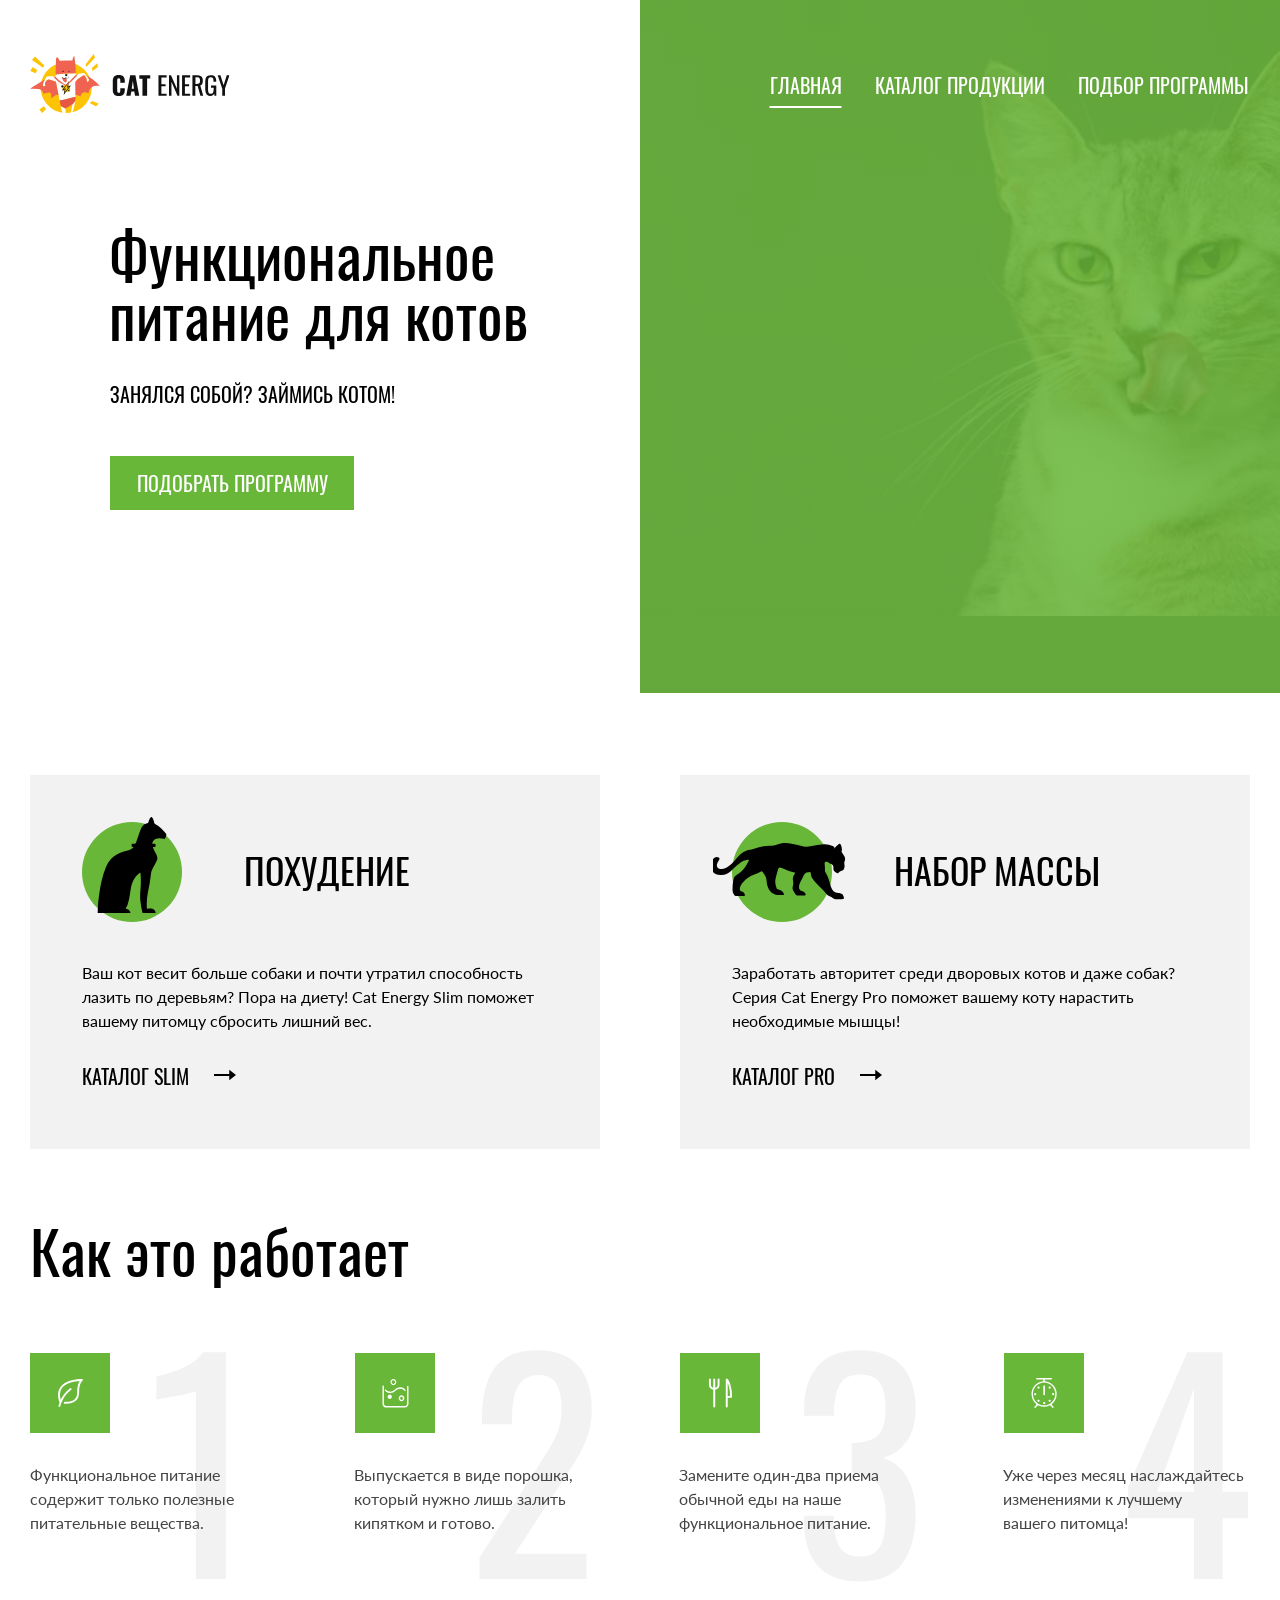
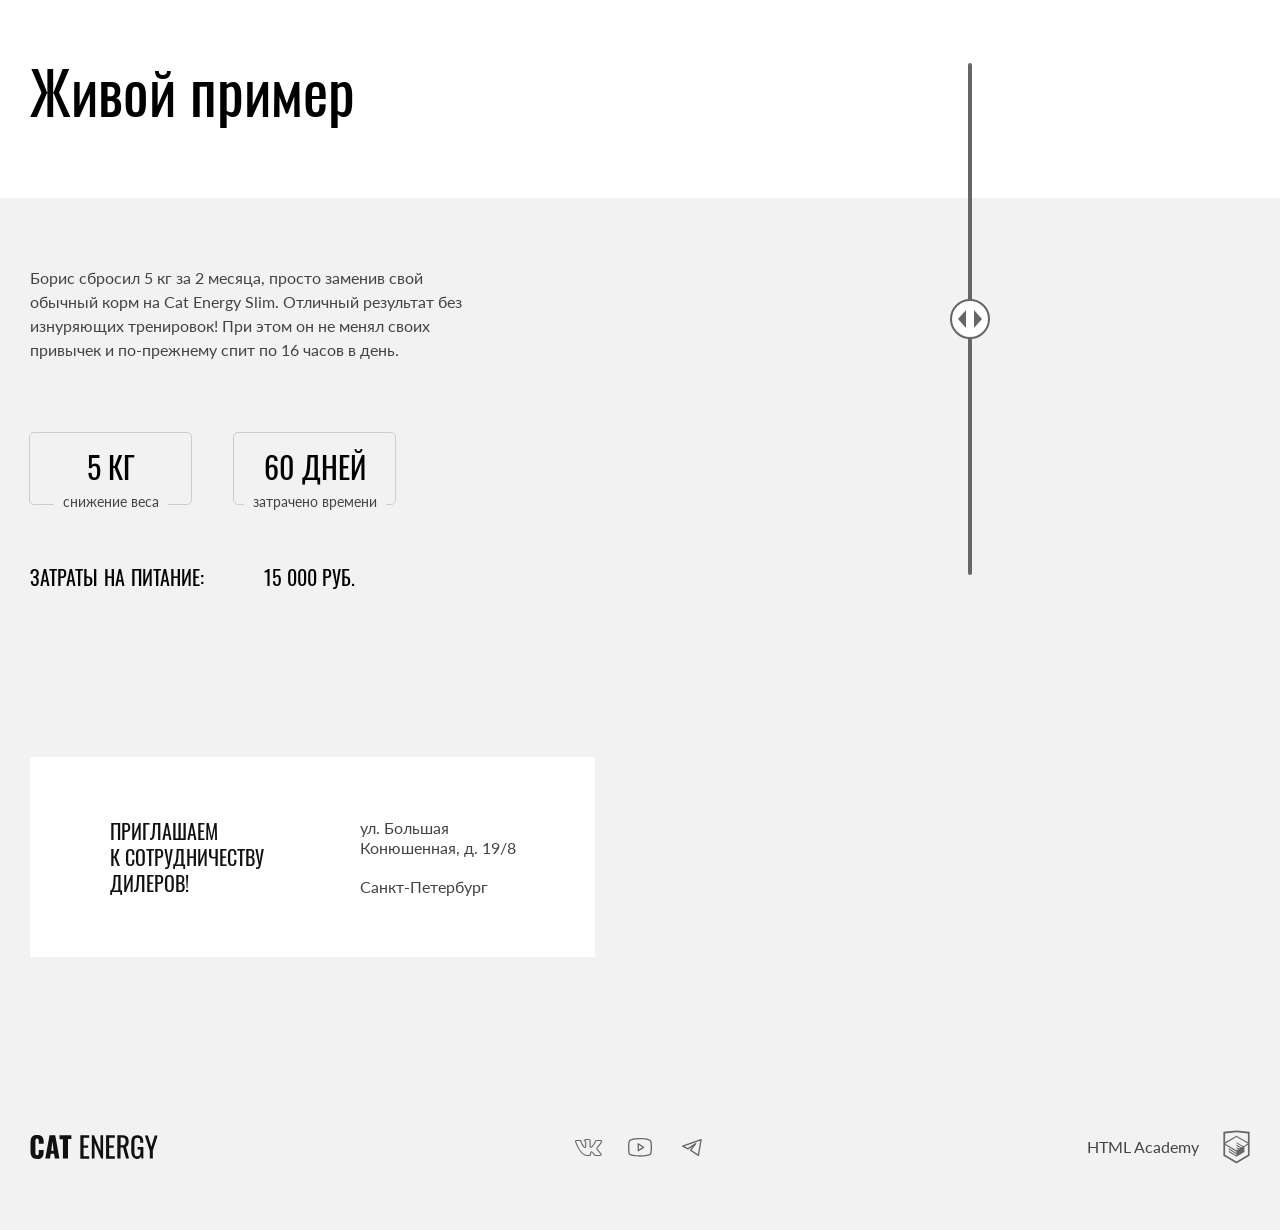
<file: index.html>
<!DOCTYPE html><html class="page" lang="ru"><head><meta charset="UTF-8"><title>CAT ENERGY</title><meta name="viewport" content="width=device-width,initial-scale=1"><link rel="preload" href="fonts/lato/Lato-Regular.woff2" as="font" crossorigin="anonymous"><link rel="preload" href="fonts/oswald/oswaldregular.woff2" as="font" crossorigin="anonymous"><link rel="icon" href="favicon.ico"><link rel="icon" href="favicons/icon.svg" type="image/svg+xml"><link rel="apple-touch-icon" href="favicons/180.png"><link rel="manifest" href="manifest.webmanifest"><link rel="stylesheet" href="styles/styles.css"><script src="scripts/index.js" defer="defer"></script></head><body class="page__body"><header class="main-header main-header--home main-header--nojs"><div class="main-header__container main-header__container--home"><a class="main-header__logo" href="index.html"><picture><source srcset="images/logo/logo-desktop.svg" width="70" height="59" media="(min-width: 1280px)" type="image/svg+xml"><source srcset="images/logo/logo-tablet.svg" width="60" height="50" media="(min-width: 768px)" type="image/svg+xml"><img class="main-header__logo-image" src="images/logo/logo-mobile.svg" width="33" height="38" alt="Воинствующий кот в маске и плаще, маскот компании 'Cat energy'"></picture><img class="main-header__logo-text" src="images/logo/logo-text.svg" width="101" height="18" alt="Текстовый логотип 'Cat energy'"></a><nav class="main-nav main-nav--home main-nav--nojs"><button class="main-nav__toggle main-nav__toggle--closed" type="button"><span class="visually-hidden">Открыть/закрыть меню</span></button><ul class="main-nav__list main-nav__list--closed"><li class="main-nav__item"><a class="main-nav__link main-nav__link--current main-nav__link--current-home" href="index.html">Главная</a></li><li class="main-nav__item"><a class="main-nav__link" href="catalog.html">Каталог продукции</a></li><li class="main-nav__item"><a class="main-nav__link" href="#">Подбор программы</a></li></ul></nav></div></header><main class="main-container"><section class="hero"><div class="hero__container"><h1 class="hero__title">Функциональное<br>питание для котов</h1><p class="hero__slogan">Занялся собой? Займись котом!</p><div class="hero__image"><picture><source srcset="images/index-content/index-product@1x.webp, images/index-content/index-product@2x.webp 2x" width="552" height="499" type="image/webp" media="(min-width: 1280px)"><source srcset="images/index-content/index-product-tablet@1x.webp 1x,images/index-content/index-product-tablet@2x.webp 2x" width="709" height="609" type="image/webp" media="(min-width: 768px)"><source srcset="images/index-content/index-product-mobile@1x.webp, images/index-content/index-product-mobile@2x.webp 2x" width="280" height="270" type="image/webp"><source srcset="images/index-content/index-product@1x.png, images/index-content/index-product@2x.png 2x" width="552" height="499" type="image/png" media="(min-width: 1280px)"><source srcset="images/index-content/index-product-tablet@1x.png, images/index-content/index-product-tablet@2x.png 2x" width="709" height="609" type="image/png" media="(min-width: 768px)"><img class="hero__image" src="images/index-content/index-product-mobile@1x.png" srcset="images/index-content/index-product-mobile@2x.png 2x" width="280" height="270" alt="Упаковка фирменного корма"></picture></div><a class="hero__button basic-button" href="#">Подобрать программу</a></div></section><section class="program page__container"><h2 class="visually-hidden">Варианты программ для котов</h2><article class="program__item program__item--card"><h3 class="program__title program__title--slim">Похудение</h3><p class="program__text">Ваш кот весит больше собаки и почти утратил способность лазить по деревьям? Пора на диету! Cat Energy Slim поможет вашему питомцу сбросить лишний вес.</p><a class="program__link" href="#">Каталог slim</a></article><article class="program__item program__item--card"><h3 class="program__title program__title--pro">Набор массы</h3><p class="program__text">Заработать авторитет среди дворовых котов и даже собак? Серия Cat Energy Pro поможет вашему коту нарастить необходимые мышцы!</p><a class="program__link" href="#">Каталог pro</a></article></section><section class="methods page__container"><h2 class="methods__title index-subtitle">Как это работает</h2><ul class="methods__list"><li class="methods__item methods__item--benefit"><p class="methods__text">Функциональное питание содержит только полезные питательные вещества.</p></li><li class="methods__item methods__item--release-form"><p class="methods__text">Выпускается в виде порошка, который нужно лишь залить кипятком и готово.</p></li><li class="methods__item methods__item--replacement"><p class="methods__text">Замените один-два приема обычной еды на наше функциональное питание.</p></li><li class="methods__item methods__item--timing"><p class="methods__text">Уже через месяц наслаждайтесь изменениями к лучшему<br class="methods__br">вашего питомца!</p></li></ul></section><section class="example"><div class="example__container page__container"><h2 class="example__title index-subtitle">Живой пример</h2><p class="example__text">Борис сбросил 5 кг за 2 месяца, просто заменив свой обычный корм на Cat Energy Slim. Отличный результат без изнуряющих тренировок! При этом он не менял своих привычек и по-прежнему спит по 16 часов в день.</p><ul class="example__list"><li class="example__item parameter"><span class="parameter__meaning">5 КГ</span><p class="parameter__name">снижение веса</p></li><li class="example__item parameter"><p class="parameter__meaning">60 ДНЕЙ</p><span class="parameter__name parameter__name--different">затрачено времени</span></li><li class="example__item example__item--secondary"><p class="example__name">ЗАТРАТЫ НА ПИТАНИЕ:</p><p class="example__meaning">15 000 РУБ.</p></li></ul><div class="example__slider slider"><div class="example__slider-container slider__before-container"><picture><source srcset="images/index-content/example-before-tablet@1x.webp, images/index-content/example-before-tablet@2x.webp 2x" width="560" height="512" type="image/webp" media="(min-width: 768px)"><source srcset="images/index-content/example-before@1x.webp, images/index-content/example-before@2x.webp 2x" width="280" height="256" type="image/webp"><source srcset="images/index-content/example-before-tablet@1x.png, images/index-content/example-before-tablet@2x.png 2x" width="560" height="512" type="image/png" media="(min-width: 768px)"><img class="example__image example__image--before" src="images/index-content/example-before@1x.png" srcset="images/index-content/example-before@2x.png 2x" width="280" height="256" alt="Кот с проблемами лишнего веса"></picture></div><button class="example__button slider__button" type="button"><span class="visually-hidden">Кнопка сравнения до/после</span></button><div class="example__slider-container slider__after-container"><picture><source srcset="images/index-content/example-after-tablet@1x.webp, images/index-content/example-after-tablet@2x.webp 2x" width="560" height="512" type="image/webp" media="(min-width: 768px)"><source srcset="images/index-content/example-after@1x.webp 1x,images/index-content/example-after@2x.webp 2x" width="280" height="256" type="image/webp"><source srcset="images/index-content/example-after-tablet@1x.png, images/index-content/example-after-tablet@2x.png 2x" width="560" height="512" type="image/png" media="(min-width: 768px)"><img class="example__image example__image--after" src="images/index-content/example-after@1x.png" srcset="images/index-content/example-after@2x.png 2x" width="280" height="256" alt="Кот, который прошел лечение"></picture></div></div></div></section><section class="address"><h2 class="visually-hidden">Где нас найти</h2><div class="address__container"><p class="address__appeal">Приглашаем к&nbsp;сотрудничеству дилеров!</p><address class="address__text"><p class="address__desc">ул. Большая Конюшенная, д. 19/8</p><p class="address__desc">Санкт-Петербург</p></address></div><div class="address__map"><iframe class="address__map-js" title="Геолокация: город Санкт-Петербург ул.Большая Конюшенная, д. 19/8." src="https://yandex.ru/map-widget/v1/?um=constructor%3A8d6669b729b71a2766c760885e5a0ec89bdcbc92ea19da0125c29644d37f2d9c&amp;source=constructor" width="320" height="362" allowfullscreen loading="lazy" referrerpolicy="no-referrer-when-downgrade"></iframe><noscript class="address__map-nojs"></noscript></div></section></main><footer class="main-footer"><div class="main-footer__container"><a class="main-footer__logo" href="#"><img class="main-footer__logo-icon" src="images/logo/footer-logo.svg" width="128" height="24" alt="Текстовый логотип 'Cat energy'"></a><ul class="main-footer__social social"><li class="social__item"><a class="social__link social__link--vkontakte" href="https://vk.com/htmlacademy"><span class="visually-hidden">Ссылка на нашу страницу в ВК</span></a></li><li class="social__item"><a class="social__link social__link--youtube" href="https://www.youtube.com/user/htmlacademyru"><span class="visually-hidden">Ссылка на наш YouTube канал</span></a></li><li class="social__item"><a class="social__link social__link--telegram" href="https://t.me/htmlacademy"><span class="visually-hidden">Ссылка на нашу группу в Telegram</span></a></li></ul><a class="main-footer__copyright copyright" href="https://htmlacademy.ru"><span class="copyright__text">HTML Academy</span></a></div></footer></body></html>
</file>
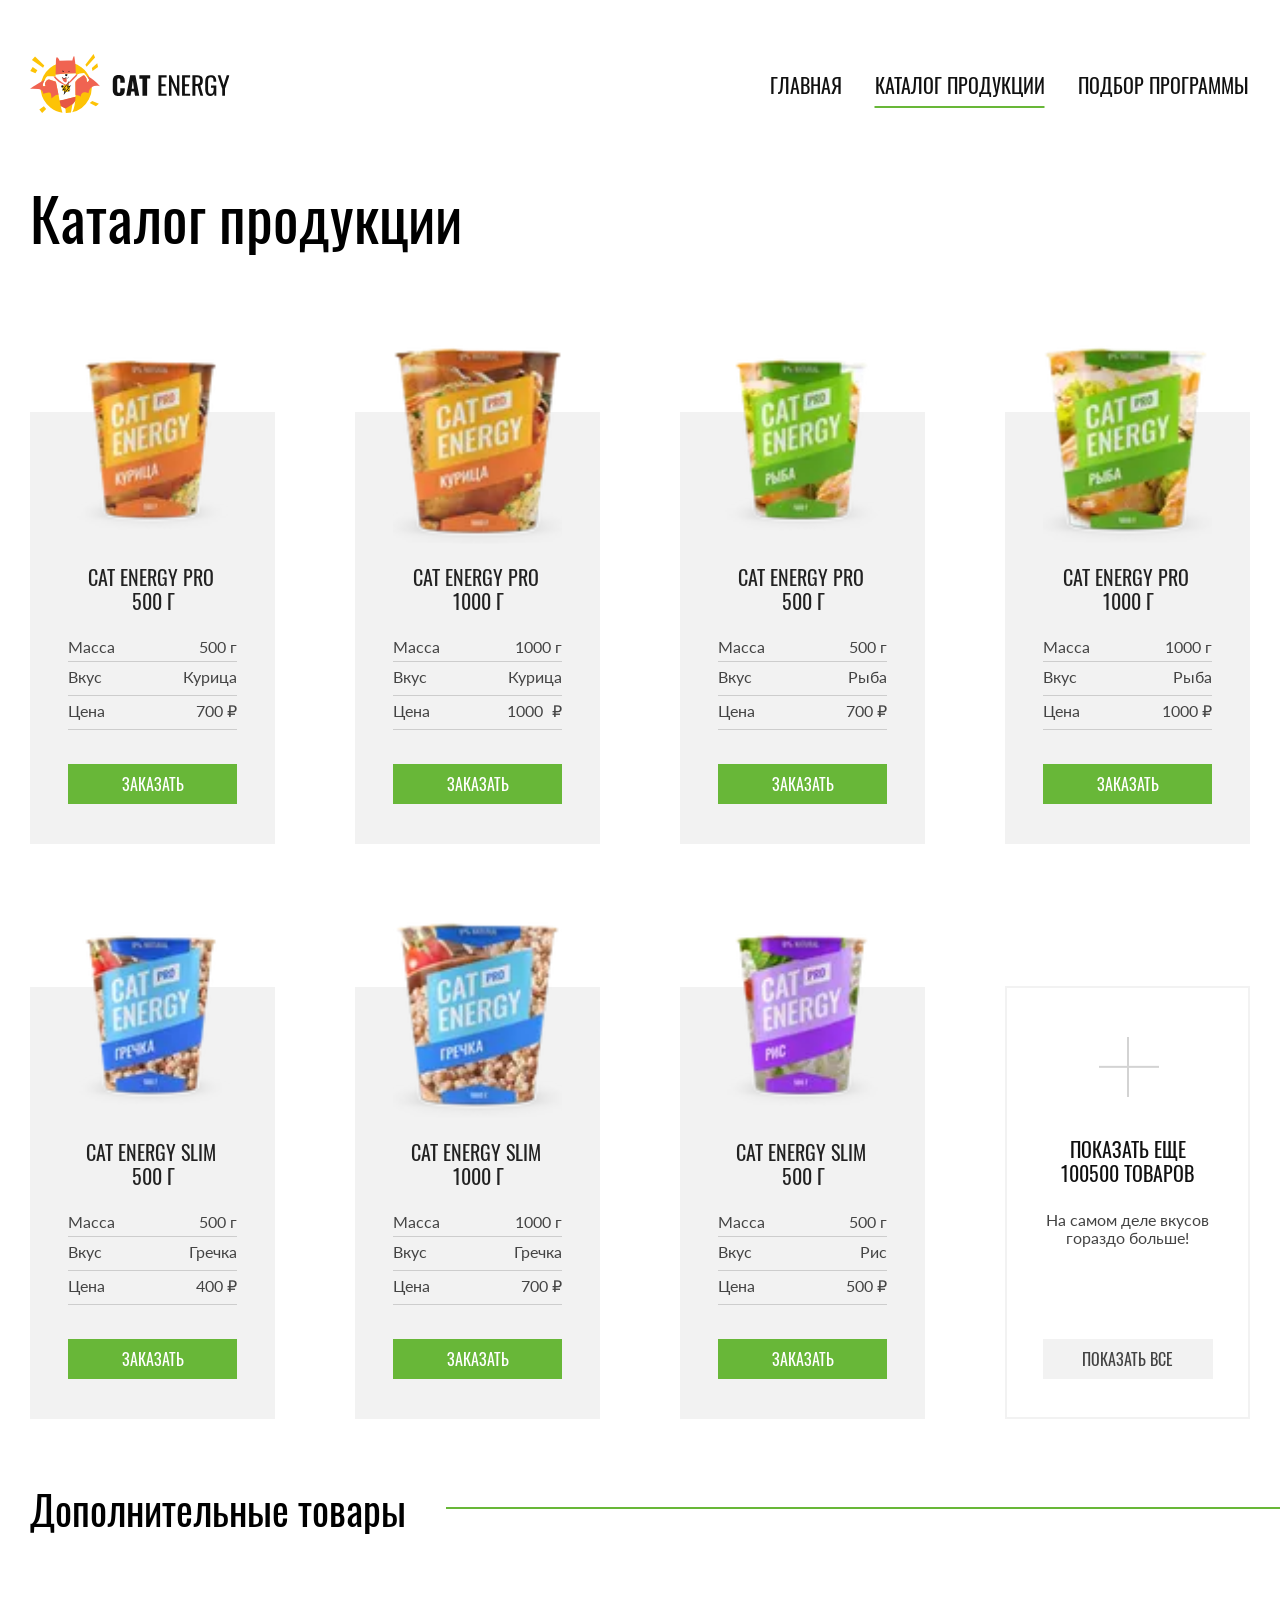
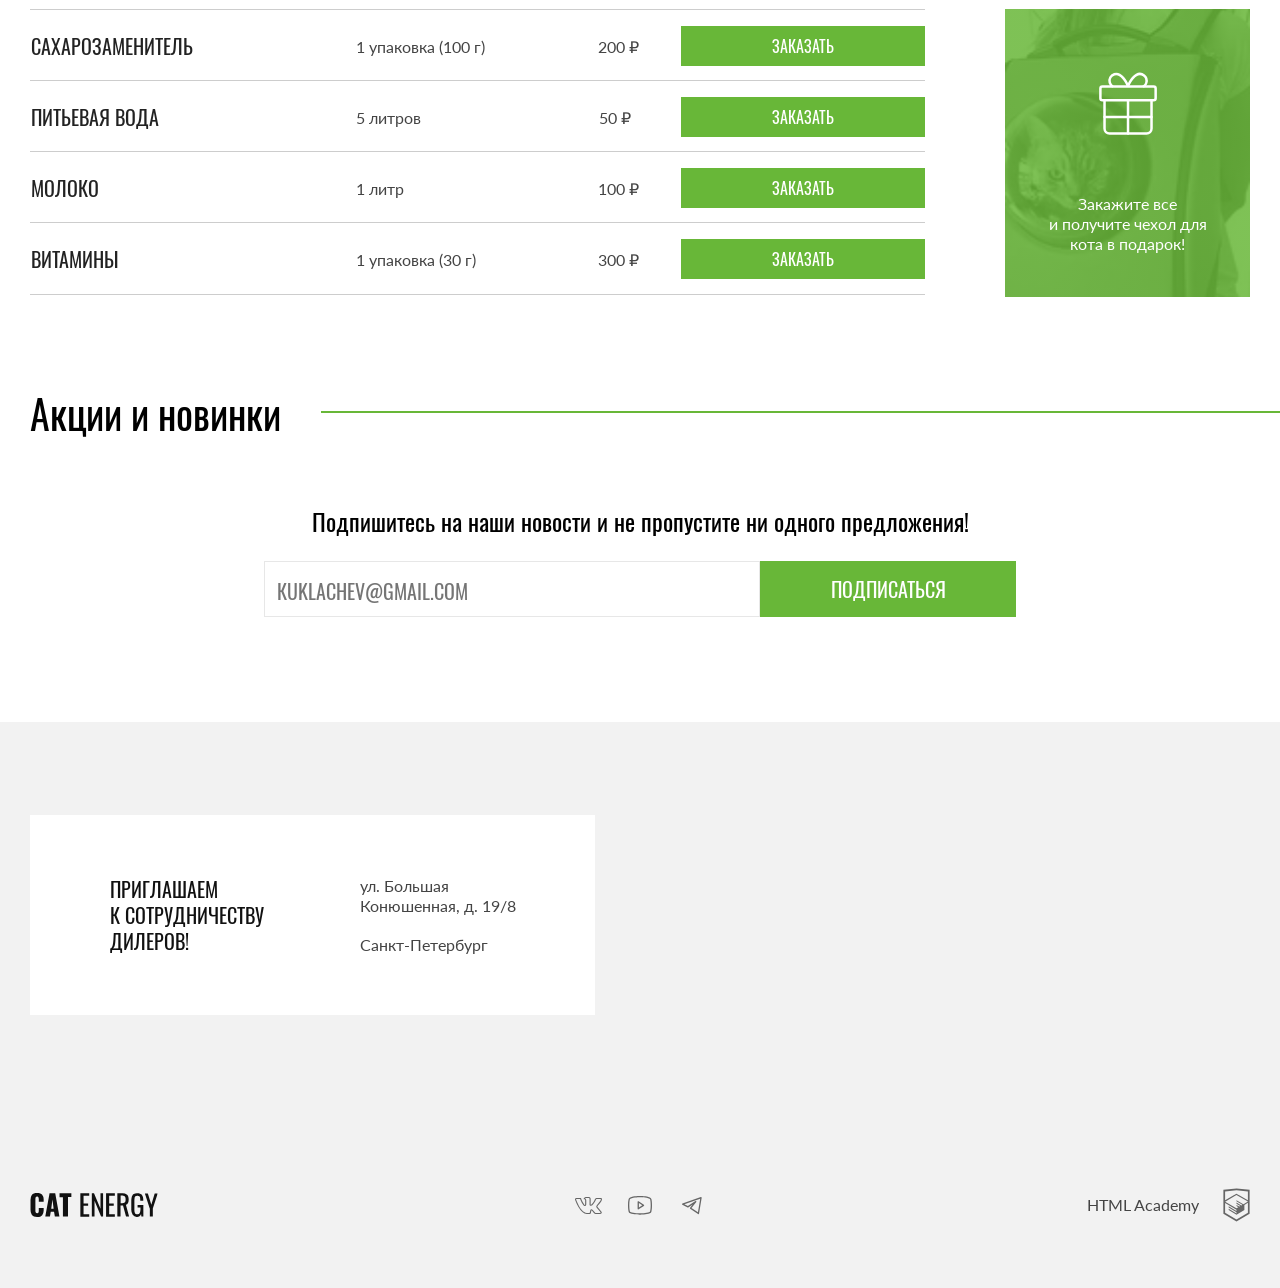
<file: catalog.html>
<!DOCTYPE html><html class="page" lang="ru"><head><meta charset="UTF-8"><title>CAT ENERGY</title><meta name="viewport" content="width=device-width,initial-scale=1"><link rel="preload" href="fonts/lato/Lato-Regular.woff2" as="font" crossorigin="anonymous"><link rel="preload" href="fonts/oswald/oswaldregular.woff2" as="font" crossorigin="anonymous"><link rel="icon" href="favicon.ico"><link rel="icon" href="favicons/icon.svg" type="image/svg+xml"><link rel="apple-touch-icon" href="favicons/180.png"><link rel="manifest" href="manifest.webmanifest"><link rel="stylesheet" href="styles/styles.css"><script src="scripts/index.js" defer="defer"></script></head><body class="page__body"><header class="main-header main-header--noj"><div class="main-header__container"><a class="main-header__logo" href="index.html"><picture><source srcset="images/logo/logo-desktop.svg" width="70" height="59" media="(min-width: 1280px)" type="image/svg+xml"><source srcset="images/logo/logo-tablet.svg" width="60" height="50" media="(min-width: 768px)" type="image/svg+xml"><img class="main-header__logo-image" src="images/logo/logo-mobile.svg" width="33" height="38" alt="Воинствующий кот в маске и плаще, маскот компании 'Cat energy'"></picture><img class="main-header__logo-text" src="images/logo/logo-text.svg" width="101" height="18" alt="Текстовый логотип 'Cat energy'"></a><nav class="main-nav main-nav--nojs"><button class="main-nav__toggle main-nav__toggle--closed" type="button"><span class="visually-hidden">Открыть/закрыть меню</span></button><ul class="main-nav__list main-nav__list--closed"><li class="main-nav__item"><a class="main-nav__link" href="index.html">Главная</a></li><li class="main-nav__item"><a class="main-nav__link main-nav__link--current" href="catalog.html">Каталог продукции</a></li><li class="main-nav__item"><a class="main-nav__link" href="#">Подбор программы</a></li></ul></nav></div></header><main class="main-container"><h1 class="visually-hidden">Каталог магазина Cat Energy</h1><section class="catalog"><h2 class="catalog__title">Каталог продукции</h2><div class="catalog__list"><article class="catalog__item product"><a class="product__image-link" href="#"><picture><source srcset="images/catalog-desktop/chicken-500-desktop@1x.webp, images/catalog-desktop/chicken-500-desktop@2x.webp 2x" width="169" height="210" type="image/webp" media="(min-width: 1280px)"><source srcset="images/catalog-tablet/chicken-500-tablet@1x.webp, images/catalog-tablet/chicken-500-tablet@2x.webp 2x" width="200" height="210" type="image/webp" media="(min-width: 768px)"><source srcset="images/catalog-mobile/chicken-500@1x.webp, images/catalog-mobile/chicken-500@2x.webp 2x" width="140" height="107" type="image/webp"><source srcset="images/catalog-desktop/chicken-500-desktop@1x.png, images/catalog-desktop/chicken-500-desktop@2x.png 2x" width="169" height="210" type="image/png" media="(min-width: 1280px)"><source srcset="images/catalog-tablet/chicken-500-tablet@1x.png, images/catalog-tablet/chicken-500-tablet@2x.png 2x" width="200" height="210" type="image/png" media="(min-width: 768px)"><img class="product__image" src="images/catalog-mobile/chicken-500@1x.png" srcset="images/catalog-mobile/chicken-500@2x.png 2x" width="140" height="107" alt="Упаковка корма Cat Energy PRO курица
                        500 г"></picture></a><a class="product__link product__link--different" href="#"><h3 class="product__name">Cat Energy PRO <span class="product__name-weight">500 г</span></h3></a><ul class="product__options"><li class="product__options-item"><p class="product__category">Масса</p><p class="product__value">500 г</p></li><li class="product__options-item"><p class="product__category">Вкус</p><p class="product__value">Курица</p></li><li class="product__options-item"><p class="product__category">Цена</p><p class="product__value">700 ₽</p></li></ul><a class="product__button basic-button" href="#">ЗАКАЗАТЬ</a></article><article class="catalog__item product"><a class="product__image-link" href="#"><picture><source srcset="images/catalog-desktop/chicken-1000-desktop@1x.webp, images/catalog-desktop/chicken-1000-desktop@2x.webp 2x" width="169" height="210" type="image/webp" media="(min-width: 1280px)"><source srcset="images/catalog-tablet/chicken-1000-tablet@1x.webp, images/catalog-tablet/chicken-1000-tablet@2x.webp 2x" width="200" height="210" type="image/webp" media="(min-width: 768px)"><source srcset="images/catalog-mobile/chicken-1000@1x.webp, images/catalog-mobile/chicken-1000@2x.webp 2x" width="140" height="107" type="image/webp"><source srcset="images/catalog-desktop/chicken-1000-desktop@1x.png, images/catalog-desktop/chicken-1000-desktop@2x.png 2x" width="169" height="210" type="image/png" media="(min-width: 1280px)"><source srcset="images/catalog-tablet/chicken-1000-tablet@1x.png, images/catalog-tablet/chicken-1000-tablet@2x.png 2x" width="200" height="210" type="image/png" media="(min-width: 768px)"><img class="product__image" src="images/catalog-mobile/chicken-1000@1x.png" srcset="images/catalog-mobile/chicken-1000@2x.png 2x" width="140" height="107" alt="Упаковка корма Cat Energy PRO курица
                        1000 г"></picture></a><a class="product__link" href="#"><h3 class="product__name">Cat Energy PRO <span class="product__name-weight">1000 г</span></h3></a><ul class="product__options"><li class="product__options-item"><p class="product__category">Масса</p><p class="product__value">1000 г</p></li><li class="product__options-item"><p class="product__category">Вкус</p><p class="product__value">Курица</p></li><li class="product__options-item"><p class="product__category">Цена</p><p class="product__value product__value--spacing">1000 ₽</p></li></ul><a class="product__button basic-button" href="#">ЗАКАЗАТЬ</a></article><article class="catalog__item product"><a class="product__image-link" href="#"><picture><source srcset="images/catalog-desktop/fish-500-desktop@1x.webp, images/catalog-desktop/fish-500-desktop@2x.webp 2x" width="169" height="210" type="image/webp" media="(min-width: 1280px)"><source srcset="images/catalog-tablet/fish-500-tablet@1x.webp, images/catalog-tablet/fish-500-tablet@2x.webp 2x" width="200" height="210" type="image/webp" media="(min-width: 768px)"><source srcset="images/catalog-mobile/fish-500@1x.webp, images/catalog-mobile/fish-500@2x.webp 2x" width="140" height="107" type="image/webp"><source srcset="images/catalog-desktop/fish-500-desktop@1x.png, images/catalog-desktop/fish-500-desktop@2x.png 2x" width="169" height="210" type="image/png" media="(min-width: 1280px)"><source srcset="images/catalog-tablet/fish-500-tablet@1x.png, images/catalog-tablet/fish-500-tablet@2x.png 2x" width="200" height="210" type="image/png" media="(min-width: 768px)"><img class="product__image" src="images/catalog-mobile/fish-500@1x.png" srcset="images/catalog-mobile/fish-500@2x.png 2x" width="140" height="107" alt="Упаковка корма Cat Energy PRO рыба
                        500 г"></picture></a><a class="product__link" href="#"><h3 class="product__name">Cat Energy PRO <span class="product__name-weight">500 г</span></h3></a><ul class="product__options"><li class="product__options-item"><p class="product__category">Масса</p><p class="product__value">500 г</p></li><li class="product__options-item"><p class="product__category">Вкус</p><p class="product__value">Рыба</p></li><li class="product__options-item"><p class="product__category">Цена</p><p class="product__value">700 ₽</p></li></ul><a class="product__button basic-button" href="#">ЗАКАЗАТЬ</a></article><article class="catalog__item product"><a class="product__image-link" href="#"><picture><source srcset="images/catalog-desktop/fish-1000-desktop@1x.webp, images/catalog-desktop/fish-1000-desktop@2x.webp 2x" width="169" height="210" type="image/webp" media="(min-width: 1280px)"><source srcset="images/catalog-tablet/fish-1000-tablet@1x.webp, images/catalog-tablet/fish-1000-tablet@2x.webp 2x" width="200" height="210" type="image/webp" media="(min-width: 768px)"><source srcset="images/catalog-mobile/fish-1000@1x.webp, images/catalog-mobile/fish-1000@2x.webp 2x" width="140" height="107" type="image/webp"><source srcset="images/catalog-desktop/fish-1000-desktop@1x.png, images/catalog-desktop/fish-1000-desktop@2x.png 2x" width="169" height="210" type="image/png" media="(min-width: 1280px)"><source srcset="images/catalog-tablet/fish-1000-tablet@1x.png, images/catalog-tablet/fish-1000-tablet@2x.png 2x" width="200" height="210" type="image/png" media="(min-width: 768px)"><img class="product__image" src="images/catalog-mobile/fish-1000@1x.png" srcset="images/catalog-mobile/fish-1000@2x.png 2x" width="140" height="107" alt="Упаковка корма Cat Energy PRO рыба
                        1000 г"></picture></a><a class="product__link" href="#"><h3 class="product__name">Cat Energy PRO <span class="product__name-weight">1000 г</span></h3></a><ul class="product__options"><li class="product__options-item"><p class="product__category">Масса</p><p class="product__value">1000 г</p></li><li class="product__options-item"><p class="product__category">Вкус</p><p class="product__value">Рыба</p></li><li class="product__options-item"><p class="product__category">Цена</p><p class="product__value">1000 ₽</p></li></ul><a class="product__button basic-button" href="#">ЗАКАЗАТЬ</a></article><article class="catalog__item product"><a class="product__image-link" href="#"><picture><source srcset="images/catalog-desktop/buckwheat-500-desktop@1x.webp, images/catalog-desktop/buckwheat-500-desktop@2x.webp 2x" width="169" height="210" type="image/webp" media="(min-width: 1280px)"><source srcset="images/catalog-tablet/buckwheat-500-tablet@1x.webp, images/catalog-tablet/buckwheat-500-tablet@2x.webp 2x" width="200" height="210" type="image/webp" media="(min-width: 768px)"><source srcset="images/catalog-mobile/buckwheat-500@1x.webp, images/catalog-mobile/buckwheat-500@2x.webp 2x" width="140" height="107" type="image/webp"><source srcset="images/catalog-desktop/buckwheat-500-desktop@1x.png, images/catalog-desktop/buckwheat-500-desktop@2x.png 2x" width="169" height="210" type="image/png" media="(min-width: 1280px)"><source srcset="images/catalog-tablet/buckwheat-500-tablet@1x.png, images/catalog-tablet/buckwheat-500-tablet@2x.png 2x" width="200" height="210" type="image/png" media="(min-width: 768px)"><img class="product__image" src="images/catalog-mobile/buckwheat-500@1x.png" srcset="images/catalog-mobile/buckwheat-500@2x.png 2x" width="140" height="107" alt="Упаковка корма Cat Energy SLIM гречка
                        500 г"></picture></a><a class="product__link" href="#"><h3 class="product__name">Cat Energy SLIM <span class="product__name-weight">500 г</span></h3></a><ul class="product__options"><li class="product__options-item"><p class="product__category">Масса</p><p class="product__value">500 г</p></li><li class="product__options-item"><p class="product__category">Вкус</p><p class="product__value">Гречка</p></li><li class="product__options-item"><p class="product__category">Цена</p><p class="product__value">400 ₽</p></li></ul><a class="product__button basic-button" href="#">ЗАКАЗАТЬ</a></article><article class="catalog__item product"><a class="product__image-link" href="#"><picture><source srcset="images/catalog-desktop/buckwheat-1000-desktop@1x.webp, images/catalog-desktop/buckwheat-1000-desktop@2x.webp 2x" width="169" height="210" type="image/webp" media="(min-width: 1280px)"><source srcset="images/catalog-tablet/buckwheat-1000-tablet@1x.webp, images/catalog-tablet/buckwheat-1000-tablet@2x.webp 2x" width="200" height="210" type="image/webp" media="(min-width: 768px)"><source srcset="images/catalog-mobile/buckwheat-1000@1x.webp, images/catalog-mobile/buckwheat-1000@2x.webp 2x" width="140" height="107" type="image/webp"><source srcset="images/catalog-desktop/buckwheat-1000-desktop@1x.png, images/catalog-desktop/buckwheat-1000-desktop@2x.png 2x" width="169" height="210" type="image/png" media="(min-width: 1280px)"><source srcset="images/catalog-tablet/buckwheat-1000-tablet@1x.png, images/catalog-tablet/buckwheat-1000-tablet@2x.png 2x" width="200" height="210" type="image/png" media="(min-width: 768px)"><img class="product__image" src="images/catalog-mobile/buckwheat-1000@1x.png" srcset="images/catalog-mobile/buckwheat-1000@2x.png 2x" width="140" height="107" alt="Упаковка корма Cat Energy SLIM гречка
                        1000 г"></picture></a><a class="product__link" href="#"><h3 class="product__name">Cat Energy SLIM <span class="product__name-weight">1000 г</span></h3></a><ul class="product__options"><li class="product__options-item"><p class="product__category">Масса</p><p class="product__value">1000 г</p></li><li class="product__options-item"><p class="product__category">Вкус</p><p class="product__value">Гречка</p></li><li class="product__options-item"><p class="product__category">Цена</p><p class="product__value">700 ₽</p></li></ul><a class="product__button basic-button" href="#">ЗАКАЗАТЬ</a></article><article class="catalog__item product"><a class="product__image-link" href="#"><picture><source srcset="images/catalog-desktop/rice-500-desktop@1x.webp, images/catalog-desktop/rice-500-desktop@2x.webp 2x" width="169" height="210" type="image/webp" media="(min-width: 1280px)"><source srcset="images/catalog-tablet/rice-500-tablet@1x.webp, images/catalog-tablet/rice-500-tablet@2x.webp 2x" width="200" height="210" type="image/webp" media="(min-width: 768px)"><source srcset="images/catalog-mobile/rice-500@1x.webp, images/catalog-mobile/rice-500@2x.webp 2x" width="140" height="107" type="image/webp"><source srcset="images/catalog-desktop/rice-500-desktop@1x.png, images/catalog-desktop/rice-500-desktop@2x.png 2x" width="169" height="210" type="image/png" media="(min-width: 1280px)"><source srcset="images/catalog-tablet/rice-500-tablet@1x.png, images/catalog-tablet/rice-500-tablet@2x.png 2x" width="200" height="210" type="image/png" media="(min-width: 768px)"><img class="product__image" src="images/catalog-mobile/rice-500@1x.png" srcset="images/catalog-mobile/rice-500@2x.png 2x" width="140" height="107" alt="Упаковка корма Cat Energy SLIM рис
                        500 г"></picture></a><a class="product__link" href="#"><h3 class="product__name">Cat Energy slim <span class="product__name-weight">500 г</span></h3></a><ul class="product__options"><li class="product__options-item"><p class="product__category">Масса</p><p class="product__value">500 г</p></li><li class="product__options-item"><p class="product__category">Вкус</p><p class="product__value">Рис</p></li><li class="product__options-item"><p class="product__category">Цена</p><p class="product__value">500 ₽</p></li></ul><a class="product__button basic-button" href="#">ЗАКАЗАТЬ</a></article><article class="catalog__item product product--secondary"><h2 class="product__name product__name--empty">Показать еще 100500 товаров</h2><p class="product__text">На самом деле вкусов гораздо больше!</p><a class="product__button basic-button basic-button--secondary" href="#">ПОКАЗАТЬ ВСЕ</a></article></div></section><section class="page__container additions"><h2 class="additions__title catalog-subtitle">Дополнительные товары</h2><div class="additions__container"><ul class="additions__list"><li class="additions__item"><h3 class="additions__name">Сахарозаменитель</h3><p class="additions__characteristics">1 упаковка (100 г)</p><p class="additions__value">200 ₽</p><a class="additions__button basic-button" href="#">ЗАКАЗАТЬ</a></li><li class="additions__item"><h3 class="additions__name">Питьевая вода</h3><p class="additions__characteristics">5 литров</p><p class="additions__value">50 ₽</p><a class="additions__button basic-button" href="#">ЗАКАЗАТЬ</a></li><li class="additions__item"><h3 class="additions__name">Молоко</h3><p class="additions__characteristics">1 литр</p><p class="additions__value">100 ₽</p><a class="additions__button basic-button" href="#">ЗАКАЗАТЬ</a></li><li class="additions__item"><h3 class="additions__name">Витамины</h3><p class="additions__characteristics">1 упаковка (30 г)</p><p class="additions__value">300 ₽</p><a class="additions__button basic-button" href="#">ЗАКАЗАТЬ</a></li></ul><div class="additions__offer"><p class="additions__text">Закажите все<br>и получите чехол для<br>кота в подарок!</p></div></div></section><section class="page__container promo"><h2 class="promo__title catalog-subtitle">Акции и новинки</h2><form class="promo__form" method="post" action="https://echo.htmlacademy.ru"><p class="promo__text">Подпишитесь на наши новости и не пропустите ни одного предложения!</p><label><span class="visually-hidden">Укажите вашу почту</span> <input class="promo__email" type="email" name="email" placeholder="кuklachev@gmail.com"></label> <button class="promo__button basic-button basic-button--accent" type="submit" name="promo__button">Подписаться</button></form></section><section class="address"><h2 class="visually-hidden">Где нас найти</h2><div class="address__container"><p class="address__appeal">Приглашаем к&nbsp;сотрудничеству дилеров!</p><address class="address__text"><p class="address__desc">ул. Большая Конюшенная, д. 19/8</p><p class="address__desc">Санкт-Петербург</p></address></div><div class="address__map"><iframe class="address__map-js" title="Геолокация: город Санкт-Петербург ул.Большая Конюшенная, д. 19/8." src="https://yandex.ru/map-widget/v1/?um=constructor%3A8d6669b729b71a2766c760885e5a0ec89bdcbc92ea19da0125c29644d37f2d9c&amp;source=constructor" width="320" height="362" allowfullscreen loading="lazy" referrerpolicy="no-referrer-when-downgrade"></iframe><noscript class="address__map-nojs"></noscript></div></section></main><footer class="main-footer"><div class="main-footer__container"><a class="main-footer__logo" href="#"><img class="main-footer__logo-icon" src="images/logo/footer-logo.svg" width="128" height="24" alt="Текстовый логотип 'Cat energy'"></a><ul class="main-footer__social social"><li class="social__item"><a class="social__link social__link--vkontakte" href="https://vk.com/htmlacademy"><span class="visually-hidden">Ссылка на нашу страницу в ВК</span></a></li><li class="social__item"><a class="social__link social__link--youtube" href="https://www.youtube.com/user/htmlacademyru"><span class="visually-hidden">Ссылка на наш YouTube канал</span></a></li><li class="social__item"><a class="social__link social__link--telegram" href="https://t.me/htmlacademy"><span class="visually-hidden">Ссылка на нашу группу в Telegram</span></a></li></ul><a class="main-footer__copyright copyright" href="https://htmlacademy.ru"><span class="copyright__text">HTML Academy</span></a></div></footer></body></html>
</file>
<file: styles/styles.css>
@font-face{font-family:Oswald;font-weight:400;font-style:normal;src:url(../fonts/oswald/oswaldregular.woff2)format("woff2"),url(../fonts/oswald/oswaldregular.woff)format("woff");font-display:swap}@font-face{font-family:Lato;font-weight:400;font-style:normal;src:url(../fonts/lato/Lato-Regular.woff2)format("woff2"),url(../fonts/lato/Lato-Regular.woff)format("woff");font-display:swap}body{margin:0}img,picture{object-fit:contain;max-width:100%;height:auto}a{text-decoration:none}*,:before,:after{box-sizing:border-box}.visually-hidden{white-space:nowrap;-webkit-clip-path:inset(100%);clip-path:inset(100%);clip:rect(0 0 0 0);border:0;width:1px;height:1px;margin:-1px;padding:0;position:absolute;overflow:hidden}.page__body{color:#444;background-color:#fff;flex-flow:column;justify-content:flex-start;align-items:stretch;min-width:320px;max-width:100%;min-height:100vh;margin-inline:auto;font-family:Lato,Arial,sans-serif;font-size:14px;font-style:normal;font-weight:400;line-height:18px;display:flex}@media screen and (width>=1280px){.page__body{position:relative}}.page__container{width:280px;margin-inline:auto}@media screen and (width>=768px){.page__container{width:708px}}@media screen and (width>=1280px){.page__container{width:1220px}}.main-header{padding-block:13px 0;position:relative}.main-header:after{content:"";background-color:#d9d9d9;width:100%;height:1px;margin-top:11px;display:block}@media screen and (width>=768px){.main-header{padding-block:25px 0}.main-header:after{display:none}}@media screen and (width>=1280px){.main-header{padding-block:54px 0}}.main-header--home:after{background-color:#fff}@media screen and (width>=1280px){.main-header--home{padding-bottom:25px;position:relative}.main-header--home:before{content:"";z-index:-2;background-image:linear-gradient(270deg,#68b738d9 50%,#fff 50%),linear-gradient(270deg,#4e4f53 50%,#fff 50%);background-size:100%;width:100%;height:100%;display:block;position:absolute;top:0;left:0}}@media screen and (width<=767px){.main-header--nojs{padding-bottom:0}.main-header--nojs:after{background-color:#fff;margin-top:-1px}}.main-header__container{color:#000;flex-flow:wrap;justify-content:space-between;align-items:center;gap:16px;margin-inline:auto;padding:0 20px;display:flex}@media screen and (width>=768px){.main-header__container{justify-content:flex-start;width:768px;padding-inline:30px 34px}}@media screen and (width>=1280px){.main-header__container{width:1220px;margin-inline:auto;padding-inline:0}}@media screen and (width>=768px){.main-header--home .main-header__container{padding-right:36px}}@media screen and (width>=1280px){.main-header--home .main-header__container{padding-right:0}}@media screen and (width>=768px){.main-header--program .main-header__container{padding-right:31px}}@media screen and (width>=1280px){.main-header--program .main-header__container{padding-right:0}}.main-header__logo{justify-content:space-between;width:190px;display:flex}.main-header__logo:hover,.main-header__logo:focus{opacity:.8}.main-header__logo:active{opacity:.6}@media screen and (width>=768px){.main-header__logo{width:174px}}@media screen and (width>=1280px){.main-header__logo{width:200px}}.main-header__logo-image{width:33px}@media screen and (width>=768px){.main-header__logo-image{width:60px}}@media screen and (width>=1280px){.main-header__logo-image{width:70px}}.main-header__logo-text{width:101px}@media screen and (width>=1280px){.main-header__logo-text{width:118px}}.main-nav{color:#000;text-transform:uppercase;flex-flow:column;justify-content:center;align-items:flex-end;min-height:24px;margin-block:auto;font-family:Oswald,Arial,sans-serif;font-size:20px;font-style:normal;font-weight:400;line-height:1;display:flex}@media screen and (width<=767px){.main-nav--nojs{align-items:center;width:100%}}@media screen and (width>=768px){.main-nav{flex-flow:wrap;align-items:center;width:436px;margin-left:auto;font-size:18px;line-height:24px}}@media screen and (width>=1280px){.main-nav{color:#111;width:483px;font-size:20px;line-height:29.64px}.main-nav--home{color:#fff;background-color:#0000}}.main-nav__toggle{cursor:pointer;background-color:#fff;border:none;min-width:24px;min-height:24px;margin-left:auto;padding:0;display:block;position:relative}.main-nav__toggle--closed:before{content:"";background-color:#000;width:24px;height:2px;margin-block:0 20px;display:block;box-shadow:0 8px #000,0 16px #000}.main-nav__toggle--opened:before,.main-nav__toggle--opened:after{content:"";background-color:#000;width:24px;height:1.5px;display:block;position:absolute;top:9px;left:3px}.main-nav__toggle--opened:before{transform:rotate(45deg)}.main-nav__toggle--opened:after{transform:rotate(-45deg)}.main-nav__toggle:hover,.main-nav__toggle:focus{opacity:.6}.main-nav__toggle:active{opacity:.3}@media screen and (width>=768px){.main-nav__toggle{display:none}}.main-nav--nojs .main-nav__toggle{display:none}@media screen and (width<=767px){.main-nav--nojs .main-nav__list{margin:10px 0 0;display:block;position:static}}.main-nav__list{z-index:3;background-color:#fff;width:100vw;min-width:320px;margin:0;padding:0;list-style:none;display:none;position:absolute;top:65px;left:0}.main-nav__list--opened{display:block}@media screen and (width>=768px){.main-nav__list{flex-flow:wrap;justify-content:flex-end;align-items:flex-start;column-gap:33px;width:436px;display:flex;position:static;top:0;right:0}}@media screen and (width>=1280px){.main-nav__list{background-color:#0000;width:480px}}.main-nav__item{text-align:center;border-top:1px solid #e6e6e6}.main-nav__item:last-child{border-bottom:1px solid #e6e6e6}@media screen and (width>=768px){.main-nav__item{text-align:right;border:none}.main-nav__item:last-child{border:none}}.main-nav__link{color:inherit;padding-block:22px 23px;display:block}.main-nav__link:hover{opacity:.6}.main-nav__link:focus{opacity:.6;outline-offset:5px}.main-nav__link:active{opacity:.3}@media screen and (width>=768px){.main-nav__link{padding-block:10px 12px}.main-nav__link--current{text-underline-offset:6px;text-underline-position:under;-webkit-text-decoration:underline #68b738;text-decoration:underline #68b738;text-decoration-thickness:2px}.main-nav__link--current-home{text-underline-offset:8px}}@media screen and (width>=1280px){.main-nav__link{padding-block:13px}.main-nav__link--current{text-underline-offset:8px}.main-nav__link--current-home{text-decoration-color:#fff}.main-nav--home .main-nav__link:focus{outline-color:#fff}}.main-container{flex-grow:1}.basic-button{color:#fff;text-transform:uppercase;text-align:center;background-color:#68b738;border-color:#0000;padding:10px 44px;font-family:Oswald,Arial,sans-serif;font-size:16px;font-weight:400;line-height:20px;display:block}.basic-button:hover{cursor:pointer;background-color:#5eaa2f}.basic-button:focus{background-color:#5eaa2f}.basic-button:active{color:#ffffff4d}.basic-button--secondary{color:#444;background-color:#f2f2f2}.basic-button--secondary:hover,.basic-button--secondary:focus,.basic-button--secondary:active{color:#444;background-color:#ebebeb}@media screen and (width>=768px){.basic-button{padding:14px 26px;font-size:20px;line-height:26px}}.basic-button--accent{font-size:20px;line-height:26px}.hero{text-align:center;background-image:-webkit-linear-gradient(#68b738d9 62.92%,#fff 62.92%),-webkit-image-set(url(../images/background/hero-background-mobile@1x.webp) 1x,url(../images/background/hero-background-mobile@1x.png) 1x,url(../images/background/hero-background-mobile@2x.webp) 2x,url(../images/background/hero-background-mobile@2x.png) 2x),-webkit-linear-gradient(#4c4b50 62.92%,#fff 62.92%);background-image:linear-gradient(#68b738d9 62.92%,#fff 62.92%),image-set("../images/background/hero-background-mobile@1x.webp" 1x,"../images/background/hero-background-mobile@1x.png" 1x,"../images/background/hero-background-mobile@2x.webp" 2x,"../images/background/hero-background-mobile@2x.png" 2x),linear-gradient(#4c4b50 62.92%,#fff 62.92%);background-position:top;background-repeat:no-repeat;background-size:100%,320px,100%;padding-block:27px 0}@media screen and (width>=768px){.hero{text-align:left;background-image:none;padding-block:62px 0}}@media screen and (width>=1280px){.hero{min-height:551px;padding-block:0;position:relative}.hero:before{content:"";z-index:-1;background-image:-webkit-linear-gradient(270deg,#68b738d9 50%,#fff 50%),-webkit-image-set(url(../images/background/hero-background-desktop@1x.webp) 1x,url(../images/background/hero-background-desktop@1x.png) 1x,url(../images/background/hero-background-desktop@2x.webp) 2x,url(../images/background/hero-background-desktop@2x.png) 2x),-webkit-linear-gradient(270deg,#4e4f53 50%,#fff 50%);background-image:linear-gradient(270deg,#68b738d9 50%,#fff 50%),image-set("../images/background/hero-background-desktop@1x.webp" 1x,"../images/background/hero-background-desktop@1x.png" 1x,"../images/background/hero-background-desktop@2x.webp" 2x,"../images/background/hero-background-desktop@2x.png" 2x),linear-gradient(270deg,#4e4f53 50%,#fff 50%);background-position:100% 0;background-repeat:no-repeat;background-size:100%,50%,100%;width:100%;height:max(100%,694px);display:block;position:absolute;top:-143px;left:0}}.hero__container{width:320px;margin-inline:auto;position:relative}@media screen and (width>=768px){.hero__container{width:708px;margin-inline:auto}}@media screen and (width>=1280px){.hero__container{grid-template-rows:auto auto 1fr;grid-template-columns:510px 1fr;align-items:start;row-gap:40px;width:1220px;margin-inline:auto;display:grid}}.hero__title{color:#fff;margin-block:0 23px;font-family:Oswald,Arial,sans-serif;font-size:36px;font-weight:400;line-height:36px}@media screen and (width>=768px){.hero__title{color:#000;margin-bottom:40px;margin-left:90px;font-size:60px;line-height:60px}}@media screen and (width>=1280px){.hero__title{z-index:1;align-self:start;margin:82px 0 0 79px}}.hero__slogan{color:#fff;text-transform:uppercase;margin-block:0 28px;font-family:Oswald,Arial,sans-serif;line-height:18px}@media screen and (width>=768px){.hero__slogan{color:#000;margin-bottom:21px;margin-left:90px;font-size:20px;line-height:20px}}@media screen and (width>=1280px){.hero__slogan{z-index:1;align-self:start;margin-bottom:12px;margin-left:80px}}.hero__image{margin-inline:auto;width:280px;height:270px;margin-bottom:2px;display:block}@media screen and (width>=768px){.hero__image{width:709px;height:609px;margin-bottom:0}}@media screen and (width>=1280px){.hero__image{grid-area:1/2/-1/3;align-self:start;width:552px;height:499px;margin:0 0 0 -32px}}.hero__button{width:280px;margin-inline:auto}@media screen and (width>=768px){.hero__button{width:244px;position:absolute;bottom:526px;left:90px}}@media screen and (width>=1280px){.hero__button{align-self:start;width:244px;margin-left:80px;position:static}}.program{padding-block:20px 0}@media screen and (width>=768px){.program{padding-block:0}}@media screen and (width>=1280px){.program{grid-template-columns:repeat(2,46.72%);gap:30px 80px;padding-block:82px 0;display:grid}}.program__item{width:100%}.program__item:not(:last-child){margin-bottom:20px}@media screen and (width>=768px){.program__item:not(:last-child){margin-bottom:30px}}@media screen and (width>=1280px){.program__item:not(:last-child){margin-bottom:0}.program__item{margin:0}}.program__item--card{background-color:#f2f2f2;padding:30px 33px 18px 20px}@media screen and (width>=768px){.program__item--card{padding:77px 316px 56px 53px}}@media screen and (width>=1280px){.program__item--card{grid-template-rows:minmax(86px,auto) 1fr minmax(38px,auto);grid-template-columns:457px;justify-content:start;row-gap:23px;padding:77px 61px 55px 52px;display:grid}}.program__title{color:#000;text-transform:uppercase;word-wrap:break-word;margin-block:0 30px;padding-left:70px;font-family:Oswald,Arial,sans-serif;font-size:24px;font-weight:400;line-height:37px;position:relative}@media screen and (width>=768px){.program__title{margin-bottom:24px;padding-left:0;font-size:36px;line-height:36px}}@media screen and (width>=1280px){.program__title{padding-left:162px}}.program__title:after{content:"";z-index:1;background-color:#68b738;border-radius:50%;width:50px;height:50px;display:block;position:absolute;inset:-6.5px 0 0}@media screen and (width>=768px){.program__title:after{width:200px;height:200px;inset:14px 0 0 392px}}@media screen and (width>=1280px){.program__title:after{width:100px;height:100px;inset:-30px 0 0}}.program__title:before{z-index:2;background-repeat:no-repeat;background-size:contain;position:absolute}.program__title--slim:before{content:"";background-image:url(../icons/stack.svg#program-slim);width:50px;height:50px;display:block;inset:-9.5px 0 0}@media screen and (width>=768px){.program__title--slim:before{width:200px;height:193px;inset:4px 0 0 392px}}@media screen and (width>=1280px){.program__title--slim:before{width:100px;height:96px;inset:-35px 0 0}}.program__title--pro:before{content:"";background-image:url(../icons/stack.svg#program-pro);width:67px;height:50px;display:block;inset:-6.5px 0 0 -7px}@media screen and (width>=768px){.program__title--pro:before{width:268px;height:200px;inset:14px 0 0 358px}}@media screen and (width>=1280px){.program__title--pro:before{width:134px;height:102px;inset:-32px 0 0 -19px}}.program__text{margin-block:0 21px;position:relative}.program__text:last-of-type:after{content:"";background-color:#d9d9d9;width:240px;height:1px;display:block;position:absolute;bottom:-22px}@media screen and (width>=768px){.program__text{color:#000;margin-bottom:33px;font-size:16px;line-height:24px}.program__text:last-of-type:after{display:none}}@media screen and (width>=1280px){.program__text{margin-bottom:0}}.program__link{color:#000;text-transform:uppercase;padding-top:20px;padding-right:57px;font-family:Oswald,Arial,sans-serif;font-size:16px;font-weight:400;line-height:16px;display:inline-block;position:relative}.program__link:after{content:"";background-image:url(../icons/stack.svg#arrow);background-position:-6px;background-repeat:no-repeat;background-size:32px 12px;width:32px;height:12px;transition-duration:.2s;display:block;position:absolute;top:calc(50% + 3px);right:10px}.program__link:hover:after{background-position:0}.program__link:focus:after{border-radius:4px;outline:1px solid #444}.program__link:focus{outline:none}.program__link:active{opacity:.3}@media screen and (width>=768px){.program__link{padding-right:57px;font-size:20px;line-height:29.64px}.program__link:after{right:0}}@media screen and (width>=1280px){.program__link{place-self:center start;padding-top:4px}.program__link:after{top:calc(50% - 6px)}}.index-subtitle{color:#000;text-align:left;font-family:Oswald,Arial,sans-serif;font-size:36px;font-weight:400;line-height:40px}@media screen and (width>=768px){.index-subtitle{font-size:60px;line-height:60px}}.methods{padding-block:20px 49px}@media screen and (width>=768px){.methods{padding-block:46px}}@media screen and (width>=1280px){.methods{padding-block:71px 68px}}.methods__title{margin-block:0 40px}@media screen and (width>=768px){.methods__title{margin-bottom:72px}}@media screen and (width>=1280px){.methods__title{margin-bottom:73px}}.methods__list{counter-reset:methodology 0;margin:0;padding:0;list-style:none}@media screen and (width>=768px){.methods__list{flex-flow:wrap;justify-content:flex-start;align-items:flex-start;gap:78px 133px;display:flex}}@media screen and (width>=1280px){.methods__list{column-gap:77px}}.methods__item{counter-increment:methodology 1;flex-flow:wrap;justify-content:flex-start;align-items:flex-start;gap:20px;display:flex;position:relative}.methods__item:not(:last-child){margin-bottom:20px}.methods__item:before{content:"";background-color:#68b738;background-position:50%;background-repeat:no-repeat;width:60px;height:60px;display:block}@media screen and (width>=768px){.methods__item:before{width:80px;height:80px}}.methods__item--benefit:before{background-image:url(../icons/stack.svg#benefit);background-size:30px 32px}.methods__item--release-form:before{background-image:url(../icons/stack.svg#release-form);background-size:27px 29px}.methods__item--replacement:before{background-image:url(../icons/stack.svg#replacement);background-size:25px 30px}.methods__item--timing:before{background-image:url(../icons/stack.svg#timing);background-size:26px 32px}@media screen and (width>=768px){.methods__item{flex-flow:column;gap:30px;width:250px;padding-bottom:57px}.methods__item:not(:last-child){margin-bottom:0}.methods__item:after{content:counter(methodology);color:#f2f2f2;z-index:-1;text-align:left;width:138px;height:280px;font-family:Oswald,Arial,sans-serif;font-size:280px;font-weight:400;line-height:280px;display:block;position:absolute;top:-40px;right:0}.methods__item--benefit:after{width:133px}.methods__item--release-form:after{width:139px}.methods__item--timing:after{width:137px}}@media screen and (width>=1280px){.methods__item{width:247px}.methods__item--release-form{margin-right:1px}.methods__item:before{margin-left:1px}.methods__item:after{width:133px}.methods__item--benefit:before{margin-left:0}.methods__item--benefit:after{width:129px}}.methods__text{align-self:center;width:200px;margin-block:0}@media screen and (width>=768px){.methods__text{color:#444;width:245px;margin-left:-4px;font-size:16px;line-height:24px}}@media screen and (width>=1280px){.methods__text{width:100%;margin-left:0}}.methods__br{display:none}@media screen and (width>=768px){.methods__br{display:block}}.example{background-color:#eaeaea;padding-block:25px 40px}@media screen and (width>=768px){.example{background:linear-gradient(#fff 57.3%,#eaeaea 57.3%);border-top:1px solid #e6e6e6;padding-block:45px 101px}}@media screen and (width>=1280px){.example{background:linear-gradient(#fff 22.79%,#f2f2f2 22.79%);border-top:none;padding-block:0 71px}}@media (width>=1280px){.example__container{grid-template-rows:repeat(3,auto);grid-template-columns:50% 560px;justify-content:space-between;align-items:start;row-gap:69px;display:grid}}.example__title{margin-block:0 41px}@media screen and (width>=768px){.example__title{text-align:left;margin-bottom:60px}}@media screen and (width>=1280px){.example__title{grid:1/1/2/2;margin-bottom:77px}}.example__text{margin-block:0 20px}@media screen and (width>=768px){.example__text{margin-bottom:56px;font-size:16px;line-height:24px}}@media screen and (width>=1280px){.example__text{width:433px;margin-bottom:0}}.example__list{flex-flow:wrap;justify-content:flex-start;align-items:flex-start;gap:10px 32px;width:100%;margin:0 0 20px;padding:0;list-style:none;display:flex}@media screen and (width>=768px){.example__list{gap:20px 43px;margin-bottom:99px}}@media screen and (width>=1280px){.example__list{gap:54px 43px;width:436px;margin-block:2px 0}}.example__item{color:#000;text-align:center;text-transform:uppercase;width:124px;font-family:Oswald,Arial,sans-serif;font-size:14px;font-weight:400;line-height:20px}.example__item--secondary{margin-block:0;width:100%;margin-top:0}@media screen and (width>=768px){.example__item{width:162px}.example__item--secondary{text-align:right;align-self:center;width:171px;margin:-31px 1px 6px auto;font-size:20px}}@media screen and (width>=1280px){.example__item{width:161px}.example__item--secondary{text-align:left;width:100%;margin-top:-10px}}.example__item--secondary .example__name{display:inline}@media screen and (width>=768px){.example__item--secondary .example__name{word-spacing:0;margin-bottom:9px;display:block}}@media screen and (width>=1280px){.example__item--secondary .example__name{word-spacing:1px;display:inline}}.example__meaning{margin-left:2px;display:inline}@media screen and (width>=1280px){.example__meaning{margin-left:60px}}.example__slider{width:100%;height:256px}@media screen and (width>=768px){.example__slider{margin-inline:auto;width:560px;height:512px;margin-top:-13px}}@media screen and (width>=1280px){.example__slider{margin-inline:0;grid-area:1/2/-1/3;margin-top:3px}}.example__image{object-fit:cover;width:280px;height:256px;display:block}.example__image--before{object-position:left}.example__image--after{object-position:right}@media screen and (width>=768px){.example__image{width:560px;height:512px}}.parameter{flex-flow:column;justify-content:center;align-items:center;gap:8px;display:flex;position:relative}.parameter__meaning{border-radius:4px;outline:1px solid #cdcdcd;width:100%;margin-block:0;padding:14px 20px 16px;font-size:24px;line-height:24px}@media screen and (width>=768px){.parameter__meaning{padding:15px 20px 19px;font-size:30px;line-height:37px}}.parameter__name{color:#444;text-transform:lowercase;z-index:2;background-color:#eaeaea;width:87px;margin-top:-17px;padding-inline:9px 10px;font-family:Lato,Arial,sans-serif;font-size:12px;font-weight:400;line-height:12px}@media screen and (width>=768px){.parameter__name{background-color:#fff;width:114px;margin-top:-17px;padding-inline:0;font-size:14px;line-height:14px}.parameter__name--different{width:142px}}@media screen and (width>=1280px){.parameter__name{background-color:#f2f2f2}}.slider{flex-flow:row;justify-content:flex-start;align-items:stretch;display:flex}.slider__before-container{flex-grow:1;width:140px;overflow:hidden}@media screen and (width>=768px){.slider__before-container{width:280px}}.slider__after-container{flex-grow:1;width:140px;overflow:hidden}@media screen and (width>=768px){.slider__after-container{width:280px}}.slider__button{color:#fff;background-color:#666;border:none;border-radius:2px;width:4px;height:256px;padding:0;position:relative}.slider__button:before,.slider__button:after{content:"";border:2px solid #666;border-radius:50%;width:40px;height:40px;display:block;position:absolute;top:50%;left:50%;transform:translate(-50%,-50%)}.slider__button:after{z-index:2;background-color:#666;-webkit-mask-image:url(../icons/stack.svg#slider-icon);mask-image:url(../icons/stack.svg#slider-icon);-webkit-mask-position:50%;mask-position:50%;-webkit-mask-size:24px 18px;mask-size:24px 18px;-webkit-mask-repeat:no-repeat;mask-repeat:no-repeat}.slider__button:before{z-index:1;background-color:#fff}.slider__button:hover{cursor:pointer;background-color:#68b738}.slider__button:hover:after{background-color:#68b738}.slider__button:hover:before{border-color:#68b738}.slider__button:focus{background-color:#68b738;outline:none}.slider__button:focus:after{background-color:#68b738}.slider__button:focus:before{border-color:#68b738}.slider__button:active,.slider__button:active:after{background-color:#5eaa2f99}.slider__button:active:before{border-color:#5eaa2f99}@media screen and (width>=768px){.slider__button{height:512px}}.address{background-color:#f2f2f2;position:relative}.address--home{background-color:#fff}.address__container{flex-flow:wrap;justify-content:flex-start;align-items:flex-start;gap:20px;width:280px;margin-inline:auto;padding-block:26px 25px;display:flex}@media screen and (width>=768px){.address__container{width:708px;padding:60px 40px 60px 39px}}@media screen and (width>=1280px){.address__container{z-index:3;background-color:#fff;width:565px;max-height:200px;padding:61px 78px 60px 80px;position:absolute;top:93px;left:calc(50vw - 610px);overflow-y:auto}}.address__appeal{color:#111;text-transform:uppercase;width:115px;margin-block:0;font-family:Oswald,Arial,sans-serif;font-size:16px;font-weight:400;line-height:20px}@media screen and (width>=768px){.address__appeal{width:163px;font-size:20px;line-height:26px}}.address__text{width:140px;margin-left:auto;font-style:normal;line-height:20px}@media screen and (width>=768px){.address__text{text-align:right;width:157px;font-size:16px}}@media screen and (width>=1280px){.address__text{text-align:left}}.address__desc{margin-block:0}@media screen and (width>=768px){.address__desc:first-child{margin-bottom:20px}}@media screen and (width>=1280px){.address__desc:first-child{margin-bottom:19px}}.address__map{width:100%;position:relative}.address__map-js{border:none;width:100%;min-height:362px;display:block;position:relative}@media screen and (width>=768px){.address__map-js{min-height:400px}}.address__map-nojs{z-index:1;background-image:-webkit-image-set(url(../images/background/map-mobile@1x.webp) 1x,url(../images/background/map-mobile@1x.png) 1x,url(../images/background/map-mobile@2x.webp) 2x,url(../images/background/map-mobile@2x.png) 2x);background-image:image-set("../images/background/map-mobile@1x.webp" 1x,"../images/background/map-mobile@1x.png" 1x,"../images/background/map-mobile@2x.webp" 2x,"../images/background/map-mobile@2x.png" 2x);background-position:50%;background-repeat:no-repeat;background-size:contain;width:100%;min-height:362px;display:block;position:absolute;top:0;left:0}@media screen and (width>=768px){.address__map-nojs{background-image:-webkit-image-set(url(../images/background/map-tablet@1x.webp) 1x,url(../images/background/map-tablet@1x.png) 1x,url(../images/background/map-tablet@2x.webp) 2x,url(../images/background/map-tablet@2x.png) 2x);background-image:image-set("../images/background/map-tablet@1x.webp" 1x,"../images/background/map-tablet@1x.png" 1x,"../images/background/map-tablet@2x.webp" 2x,"../images/background/map-tablet@2x.png" 2x);min-height:400px}}@media screen and (width>=1280px){.address__map-nojs{background-image:-webkit-image-set(url(../images/background/map-desktop@1x.webp) 1x,url(../images/background/map-desktop@1x.png) 1x,url(../images/background/map-desktop@2x.webp) 2x,url(../images/background/map-desktop@2x.png) 2x);background-image:image-set("../images/background/map-desktop@1x.webp" 1x,"../images/background/map-desktop@1x.png" 1x,"../images/background/map-desktop@2x.webp" 2x,"../images/background/map-desktop@2x.png" 2x)}}.main-footer{background-color:#f2f2f2;padding-block:40px}@media screen and (width>=768px){.main-footer{padding-block:56px 54px}}@media screen and (width>=1280px){.main-footer{padding-block:66px}}.main-footer__container{flex-flow:column;justify-content:center;align-items:center;gap:15px;width:280px;margin-inline:auto;display:flex}@media screen and (width>=768px){.main-footer__container{flex-flow:wrap;justify-content:flex-start;align-items:flex-start;width:708px}}@media screen and (width>=1280px){.main-footer__container{width:1220px}}.main-footer__logo{color:#111;width:130px;display:block}.main-footer__logo:hover,.main-footer__logo:focus{opacity:.8}.main-footer__logo:active{opacity:.6}@media (width>=768px){.main-footer__logo{align-self:flex-start;width:163px;margin-top:5px}}.main-footer__social{width:100%;margin:0}@media screen and (width>=768px){.main-footer__social{margin-inline:auto;width:184px;margin-top:6px}}@media screen and (width>=1280px){.main-footer__social{width:236px}}.main-footer__copyright{align-self:flex-start;width:100%;margin-top:4px}@media screen and (width>=768px){.main-footer__copyright{width:163px;margin-top:0}}.social{flex-flow:wrap;justify-content:center;align-items:center;gap:20px 24px;padding:0;list-style:none;display:flex}.social:before{content:"";background-color:#d9d9d9;width:280px;height:1px;display:block}@media screen and (width>=768px){.social:before{display:none}}.social__link:after{content:"";background-color:#666;width:28px;height:22px;display:block;-webkit-mask-image:url(../icons/stack.svg#vkontakte);mask-image:url(../icons/stack.svg#vkontakte);-webkit-mask-position:50%;mask-position:50%;-webkit-mask-size:27px 17px;mask-size:27px 17px;-webkit-mask-repeat:no-repeat;mask-repeat:no-repeat}.social__link--vkontakte:after{-webkit-mask-image:url(../icons/stack.svg#vkontakte);mask-image:url(../icons/stack.svg#vkontakte);-webkit-mask-size:100% 100%;mask-size:100% 100%}.social__link--youtube:after{-webkit-mask-image:url(../icons/stack.svg#youtube);mask-image:url(../icons/stack.svg#youtube);-webkit-mask-size:100% 100%;mask-size:100% 100%}.social__link--telegram:after{-webkit-mask-image:url(../icons/stack.svg#telegram);mask-image:url(../icons/stack.svg#telegram);-webkit-mask-size:100% 100%;mask-size:100% 100%}.social__link:hover:after{background-color:#68b738}.social__link:focus{outline:none}.social__link:focus:after{background-color:#68b738}.social__link:active{opacity:.3}.copyright{color:#444;flex-flow:wrap;justify-content:flex-start;align-items:center;gap:20px;font-size:16px;line-height:20px;display:flex}.copyright:before{content:"";background-color:#d9d9d9;width:280px;height:1px;display:block}@media screen and (width>=768px){.copyright:before{display:none}}.copyright:after{content:"";background-color:#666;width:27px;height:34px;margin-left:auto;display:block;-webkit-mask-image:url(../icons/stack.svg#html-academy);mask-image:url(../icons/stack.svg#html-academy);-webkit-mask-position:100%;mask-position:100%;-webkit-mask-size:27px 34px;mask-size:27px 34px;-webkit-mask-repeat:no-repeat;mask-repeat:no-repeat}.copyright:hover:after{background-color:#68b738}.copyright:focus{outline:none}.copyright:focus:after{background-color:#68b738}.copyright:active{opacity:.3}.copyright__text{word-wrap:break-word;max-width:114px}.catalog{width:100%;padding-block:27px 0}@media screen and (width>=768px){.catalog{width:708px;margin-inline:auto;padding-block:73px 0}}@media screen and (width>=1280px){.catalog{width:1220px;margin-inline:auto;padding-top:82px}}.catalog p{margin-block:0}.catalog__title{color:#000;width:280px;margin:0 auto 41px;font-family:Oswald,Arial,sans-serif;font-size:36px;font-weight:400;line-height:36px}@media screen and (width>=768px){.catalog__title{list-style:60px;width:100%;margin-bottom:96px;font-size:60px}}.catalog__list{background-color:#ebebeb;flex-flow:wrap;justify-content:flex-start;align-items:stretch;margin:0;padding:1px 0;list-style:none;display:flex}@media screen and (width>=768px){.catalog__list{background-color:#fff;gap:60px;padding:0}}@media screen and (width>=1280px){.catalog__list{gap:62px 80px}}.catalog__item{background-color:#fff;width:100%;margin-bottom:1px}.catalog__item:last-child{margin-bottom:0}@media screen and (width>=768px){.catalog__item{width:324px;margin-bottom:0}}@media screen and (width>=1280px){.catalog__item{width:245px}}.product{grid-template-rows:repeat(3,auto);grid-template-columns:140px 76px 64px;justify-content:start;align-items:start;row-gap:12px;margin-block:0;padding:20px clamp(20px,50vw - 140px,50vw - 140px) 25px;display:grid}@media screen and (width>=768px){.product{background:linear-gradient(#fff 81px,#f2f2f2 81px);grid-template-rows:210px auto 1fr auto;grid-template-columns:1fr;justify-content:center;row-gap:22px;padding:10px 37px 40px}}@media screen and (width>=1280px){.product{grid-template-rows:200px auto 1fr auto;grid-template-columns:1fr;grid-auto-rows:auto;padding:10px 38px 40px}}.product--secondary{padding-block:78px 23px;display:block}@media screen and (width>=768px){.product--secondary{outline-offset:-2px;background:#fff;outline:2px solid #f2f2f2;grid-template-rows:auto 1fr 1fr;grid-template-columns:1fr;padding:243px 38px 40px;display:grid;position:relative}}@media screen and (width>=1280px){.product--secondary{align-items:start;row-gap:26px;padding-top:231px}}@media screen and (width>=768px){.product--secondary:before{content:"";z-index:1;background-color:#fff;border-bottom:2px solid #f2f2f2;width:100%;height:84px;display:block;position:absolute;top:0;left:0}}@media screen and (width>=1280px){.product--secondary:before{height:82px}}.product__image-link{grid-area:1/1/3/2;width:140px;height:107px;display:block}@media screen and (width>=768px){.product__image-link{grid-area:1/1/2/-1;width:200px;height:210px;margin:0 auto 1px}}@media screen and (width>=1280px){.product__image-link{object-fit:contain;width:169px;height:200px;margin-bottom:-1px}}.product__image{width:140px;height:107px}@media screen and (width>=768px){.product__image{width:200px;height:210px}}@media screen and (width>=1280px){.product__image{width:169px;height:210px}}.product__link{grid-area:1/2/2/3;display:block}@media screen and (width>=768px){.product__link{text-align:center;grid-area:2/1/3/-1;margin-block:1px 0;padding-right:2px}.product__link--different{padding-inline:2px 0}}@media screen and (width>=1280px){.product__link{margin-block:2px 0;padding-inline:0 3px}}.product__link:hover,.product__image-link:hover,.product__link:focus,.product__image-link:focus{opacity:.8}.product__link:active,.product__image-link:active{opacity:.6}.product__name{color:#222;text-transform:uppercase;margin-block:0;font-family:Oswald,Arial,sans-serif;font-size:16px;font-weight:400;line-height:20px}@media screen and (width>=768px){.product__name{width:130px;margin-inline:auto;font-size:20px;line-height:24px}}.product__name--empty{color:#111;text-align:center;margin-bottom:8px;position:relative}@media screen and (width>=768px){.product__name--empty{width:135px;margin-bottom:0}}.product__name--empty:before,.product__name--empty:after{content:"";background-color:#d3d3d3;width:2px;height:30px;display:block;position:absolute;top:-53px;left:50%;transform:translate(-50%)}@media screen and (width>=768px){.product__name--empty:before,.product__name--empty:after{height:60px;top:-110px}}@media screen and (width>=1280px){.product__name--empty:before,.product__name--empty:after{height:60px;top:-100px}}.product__name--empty:before{transform:rotate(90deg)translate(-7%)}@media screen and (width>=1280px){.product__name-weight{margin-left:4px}}.product__options{grid-area:2/2/3/4;justify-self:stretch;margin:0;padding:0;font-size:12px;line-height:16px;list-style:none}@media screen and (width>=768px){.product__options{grid-area:3/1/4/-1;align-self:start;margin-top:-1px;font-size:16px;line-height:20px}}@media screen and (width>=1280px){.product__options{padding-top:3px}}.product__options-item{flex-flow:wrap;justify-content:flex-start;align-items:flex-start;width:100%;display:flex}@media screen and (width>=768px){.product__options-item{margin-bottom:5px}.product__options-item:last-child{margin-bottom:0;padding-top:1px}.product__options-item:after{content:"";background-color:#cdcdcd;width:100%;height:1px;margin-top:4px;display:block}}@media screen and (width>=1280px){.product__options-item:not(:first-child):after{margin-top:8px}.product__options-item:last-child{padding-top:0}}.product__value{margin-left:auto}@media screen and (width>=1280px){.product__value--spacing{word-spacing:5px}}p.product__text{text-align:center;margin-block:0 21px;font-size:12px;line-height:16px}@media screen and (width>=768px){p.product__text{margin-bottom:0;width:170px;margin-inline:auto;font-size:16px;line-height:18px}}.product__button{grid-column:1/-1;align-self:end;margin-top:5px;padding:10px 30px;font-size:16px;line-height:20px}@media screen and (width>=768px){.product__button{grid-column:1/-1;margin-top:11px}}@media screen and (width>=1280px){.product__button{margin-top:12px}}.catalog-subtitle{color:#000;background-color:#fff;font-family:Oswald,Arial,sans-serif;font-size:24px;font-weight:400;line-height:1;position:relative;box-shadow:40px 0 #fff,-40px 0 #fff}.catalog-subtitle:before{content:"";z-index:-1;background-color:#68b738;width:100vw;height:2px;display:block;position:absolute;top:calc(50% - 2px);right:0;box-shadow:100vw 0 #68b738}@media screen and (width>=768px){.catalog-subtitle{font-size:32px;line-height:1}}@media screen and (width>=1280px){.catalog-subtitle{font-size:40px;line-height:1}}.additions{padding-block:25px 0}@media screen and (width>=768px){.additions{padding-top:74px}}@media screen and (width>=1280px){.additions{padding-top:70px}.additions__container{grid-template-columns:1fr 245px;justify-content:start;align-items:start;gap:80px;display:grid}}.additions__title{width:-moz-fit-content;width:fit-content;margin-block:0 36px}@media screen and (width>=768px){.additions__title{margin-bottom:80px;margin-left:40px}}@media screen and (width>=1280px){.additions__title{margin-left:0}}.additions__list{background-color:#cdcdcd;margin:0 0 36px;padding:1px 0;list-style:none}@media screen and (width>=768px){.additions__list{margin-bottom:70px;padding-inline:1px}}@media screen and (width>=1280px){.additions__list{grid-area:1/1/2/2;width:895px;margin-bottom:0;padding-inline:0}}.additions__item{background-color:#fff;flex-flow:wrap;justify-content:flex-start;align-items:flex-start;gap:13px;margin-bottom:1px;padding-block:13px 17px;display:flex}.additions__item:last-child{margin-bottom:0;padding-bottom:18px}@media screen and (width>=768px){.additions__item{gap:23px 50px;padding:26px 38px 27px}.additions__item:last-child{padding-bottom:26px}}@media screen and (width>=1280px){.additions__item{align-items:center;gap:40px;padding:16px 0 14px 1px}.additions__item:last-child{padding-bottom:15px}}.additions__name{color:#222;text-transform:uppercase;width:100%;margin-block:0;font-family:Oswald,Arial,sans-serif;font-size:16px;font-weight:400;line-height:16px}@media screen and (width>=768px){.additions__name{width:200px;font-size:20px;line-height:20px}}@media screen and (width>=1280px){.additions__name{width:285px}}.additions__characteristics{max-width:160px;margin-block:0 2px;line-height:14px}@media screen and (width>=768px){.additions__characteristics{margin-left:auto;margin-block:2px 0;font-size:16px;line-height:20px}}@media screen and (width>=1280px){.additions__characteristics{max-width:203px;margin-inline:0 auto}}.additions__value{margin-left:auto;max-width:100px;margin-block:0 2px;line-height:14px}@media screen and (width>=768px){.additions__value{text-align:right;min-width:40px;margin-block:2px 0;margin-inline:0 2px;font-size:16px;line-height:20px}}@media screen and (width>=1280px){.additions__value{text-align:left}}.additions__button{width:100%;padding:10px 30px;font-size:16px;line-height:20px}@media screen and (width>=1280px){.additions__button{width:244px}}.additions__offer{color:#fff;background-image:url(../icons/stack.svg#additional-icon),-webkit-linear-gradient(#68b738d9 100%,#fff 100%),-webkit-image-set(url(../images/background/additional-background@1x.webp) 1x,url(../images/background/additional-background@2x.webp) 2x,url(../images/background/additional-background@1x.jpg) 1x,url(../images/background/additional-background@2x.jpg) 2x);background-image:url(../icons/stack.svg#additional-icon),linear-gradient(#68b738d9 100%,#fff 100%),image-set("../images/background/additional-background@1x.webp" 1x,"../images/background/additional-background@2x.webp" 2x,"../images/background/additional-background@1x.jpg" 1x,"../images/background/additional-background@2x.jpg" 2x);background-position:50% 58px,top,50%;background-repeat:no-repeat;background-size:78px 80px,cover,cover;min-height:290px;padding:150px 20px 20px 18px}@media screen and (width>=768px){.additions__offer{background-image:url(../icons/stack.svg#additional-icon),-webkit-linear-gradient(#68b738d9 100%,#fff 100%),-webkit-image-set(url(../images/background/additional-background-tablet@1x.webp) 1x,url(../images/background/additional-background-tablet@2x.webp) 2x,url(../images/background/additional-background-tablet@1x.jpg) 1x,url(../images/background/additional-background-tablet@2x.jpg) 2x);background-image:url(../icons/stack.svg#additional-icon),linear-gradient(#68b738d9 100%,#fff 100%),image-set("../images/background/additional-background-tablet@1x.webp" 1x,"../images/background/additional-background-tablet@2x.webp" 2x,"../images/background/additional-background-tablet@1x.jpg" 1x,"../images/background/additional-background-tablet@2x.jpg" 2x);background-position:78px calc(50% - 2px),top,50%;background-size:80px 83px,cover,cover;min-height:200px;padding:71px 50px 69px 170px}}@media screen and (width>=1280px){.additions__offer{background-image:url(../icons/stack.svg#additional-icon),-webkit-linear-gradient(#68b738d9 100%,#fff 100%),-webkit-image-set(url(../images/background/additional-background-desktop@1x.webp) 1x,url(../images/background/additional-background-desktop@2x.webp) 2x,url(../images/background/additional-background-desktop@1x.jpg) 1x,url(../images/background/additional-background-desktop@2x.jpg) 2x);background-image:url(../icons/stack.svg#additional-icon),linear-gradient(#68b738d9 100%,#fff 100%),image-set("../images/background/additional-background-desktop@1x.webp" 1x,"../images/background/additional-background-desktop@2x.webp" 2x,"../images/background/additional-background-desktop@1x.jpg" 1x,"../images/background/additional-background-desktop@2x.jpg" 2x);background-position:50% 56px,top,50%;grid-area:1/2/2/3;width:245px;min-height:288px;padding:150px 20px 20px}}.additions__text{text-align:center;margin-block:37px 0;font-size:16px;line-height:20px}@media screen and (width>=768px){.additions__text{text-align:left;margin:0 0 0 251px}}@media screen and (width>=1280px){.additions__text{text-align:center;width:161px;margin:35px auto 0}}.promo{padding-block:40px}@media screen and (width>=768px){.promo{padding-block:80px}}@media screen and (width>=1280px){.promo{padding-block:96px 105px}}.promo__title{width:-moz-fit-content;width:fit-content;margin-block:0 32px}@media screen and (width>=768px){.promo__title{margin-bottom:66px;margin-left:40px}}@media screen and (width>=1280px){.promo__title{margin-bottom:72px;margin-left:0}}.promo__form{flex-flow:wrap;justify-content:flex-start;align-items:flex-start;row-gap:16px;display:flex}@media screen and (width>=768px){.promo__form{justify-content:center;row-gap:24px}}.promo__text{color:#000;text-align:center;width:100%;margin-block:0 8px;font-family:Oswald,Arial,sans-serif;font-size:16px;font-weight:400;line-height:24px}@media screen and (width>=768px){.promo__text{width:632px;margin-bottom:0;font-size:24px;line-height:32px}}@media screen and (width>=1280px){.promo__text{width:100%}}.promo__email{color:#444;text-transform:uppercase;border:1px solid #e7e7e7;width:280px;height:56px;padding:14px 12px 11px;font-family:Oswald,Arial,sans-serif;font-size:20px;font-weight:400;line-height:29.6px}.promo__email:user-invalid{outline:1px solid #ff8282}.promo__email:hover{outline-color:#cdcdcd}.promo__email:focus{outline-offset:-2px;outline:2px solid #444}.promo__email:disabled{opacity:.3;outline:1px solid #e7e7e7}@media screen and (width>=768px){.promo__email{width:376px}}@media screen and (width>=1280px){.promo__email{width:496px}}.promo__button{width:100%;height:56px;padding-block:14px}@media screen and (width>=768px){.promo__button{width:256px;padding-block:13px}}
</file>
